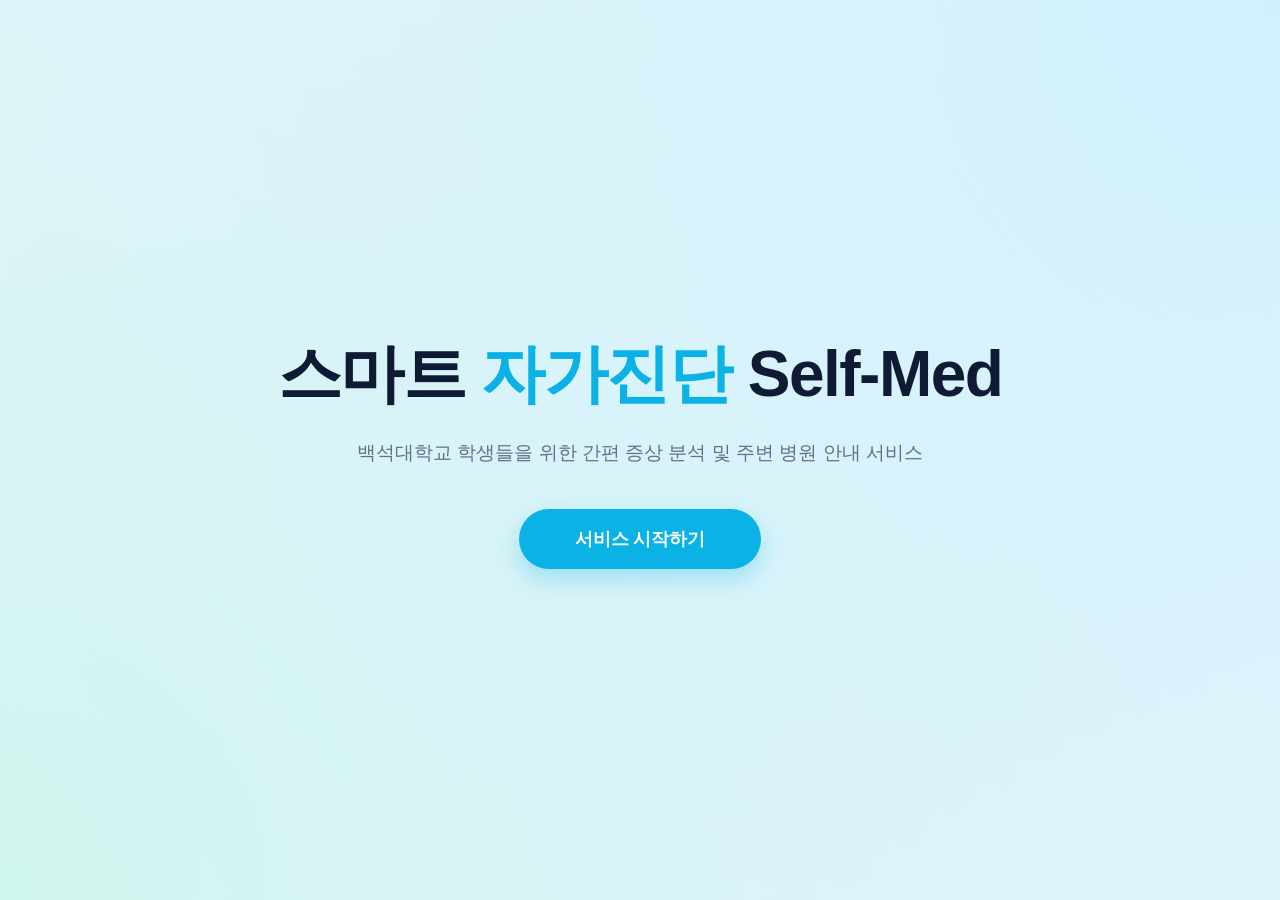
<file: html/index.html>
<!DOCTYPE html>
<html lang="ko">
<head>
  <meta charset="UTF-8">
  <title>Self-Med | 스마트 자가진단</title>
  <link rel="stylesheet" href="../css/style.css">
</head>
<body>
  <section class="hero">
    <h1>스마트 <span>자가진단</span> Self-Med</h1>
    <p>백석대학교 학생들을 위한 간편 증상 분석 및 주변 병원 안내 서비스</p>
    <div class="menu-links">
        <a href="./main.html" class="btn-start">서비스 시작하기</a>
    </div>
  </section>
</body>
</html>
</file>
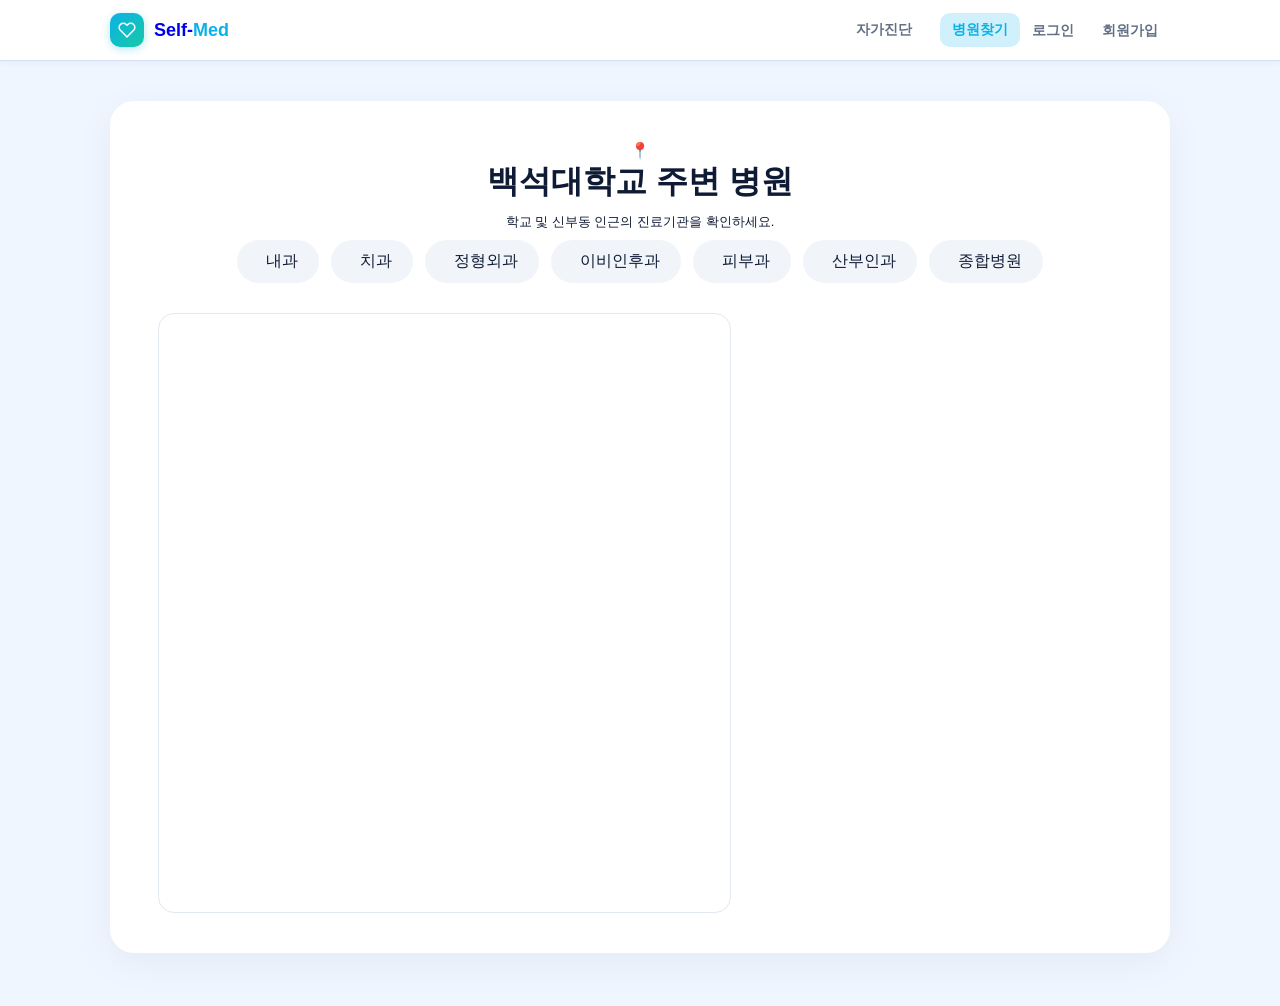
<file: html/hospital.html>
<!DOCTYPE html>
<html lang="ko">
<head>
  <meta charset="UTF-8">
  <meta name="viewport" content="width=device-width, initial-scale=1.0">
  <title>Self-Med | 백석대 주변 병원 찾기</title>
  
  <link rel="stylesheet" href="../css/style.css">
  <link rel="stylesheet" href="../css/hospital.css">

  <script type="text/javascript" src="https://dapi.kakao.com/v2/maps/sdk.js?appkey=b84a7c66e4422dfe8d914c174dbddef4&libraries=services"></script>
</head>
<body>

<header>
  <div class="header-inner">
    <a href="./main.html" class="logo" style="text-decoration:none;">
      <div class="logo-icon">
        <svg viewBox="0 0 24 24"><path d="M20.84 4.61a5.5 5.5 0 0 0-7.78 0L12 5.67l-1.06-1.06a5.5 5.5 0 0 0-7.78 7.78l1.06 1.06L12 21.23l7.78-7.78 1.06-1.06a5.5 5.5 0 0 0 0-7.78z"/></svg>
      </div>
      <div class="logo-text">Self-<span>Med</span></div>
    </a>
    
    <nav class="nav-menu">
      <a href="./main.html" class="nav-link">자가진단</a>
      <a href="./hospital.html" class="nav-link active">병원찾기</a>
    </nav>

    <div class="auth-buttons">
      <a href="./login.html" class="nav-link">로그인</a>
      <a href="./join.html" class="nav-link">회원가입</a>
    </div>
  </div>
</header>

<div class="hospital-container">
  <div class="auth-card">
    <div class="auth-header">
      <div class="auth-icon">📍</div>
      <h1 class="auth-title">백석대학교 주변 병원</h1>
      <p class="auth-subtitle">학교 및 신부동 인근의 진료기관을 확인하세요.</p>
    </div>

    <div class="near-hospital" id="hospital-kind">
      <div class="part-chip" data-keyword="내과"> <div class="dot"></div> 내과 </div>
      <div class="part-chip" data-keyword="치과"> <div class="dot"></div> 치과 </div>
      <div class="part-chip" data-keyword="정형외과"> <div class="dot"></div> 정형외과 </div>
      <div class="part-chip" data-keyword="이비인후과"> <div class="dot"></div> 이비인후과 </div>
      <div class="part-chip" data-keyword="피부과"> <div class="dot"></div> 피부과 </div>
      <div class="part-chip" data-keyword="산부인과"> <div class="dot"></div> 산부인과 </div>
      <div class="part-chip" data-keyword="종합병원"> <div class="dot"></div> 종합병원 </div>
    </div>
    
    <div class="hospital-content-wrapper">
      <div id="general-map"></div>  
      <div id="hospital-list" class="hospital-list">
            </div>
        
    </div>
  </div>
</div>

<script src="../js/map.js"></script>
</body>
</html>
</file>
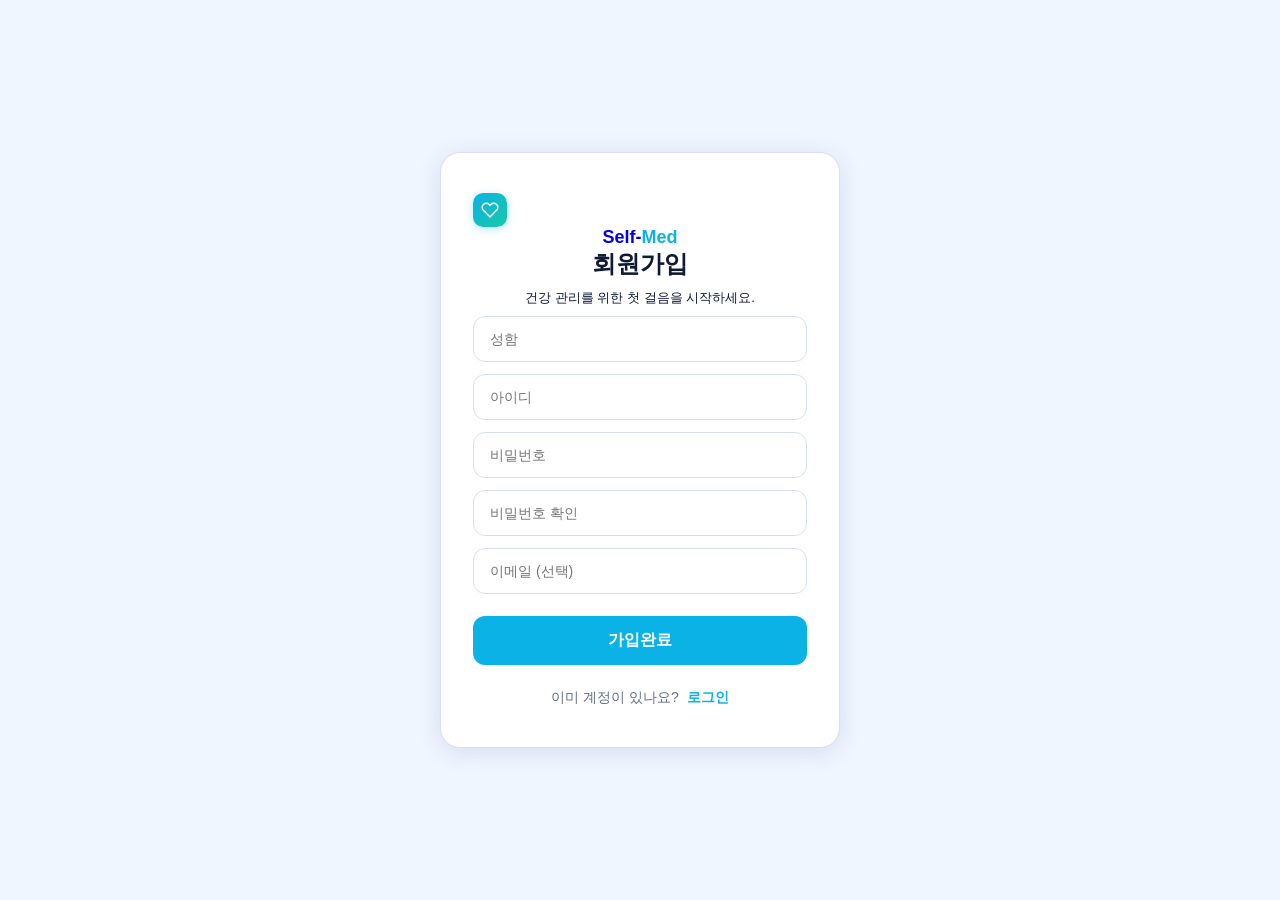
<file: html/join.html>
<!DOCTYPE html>
<html lang="ko">
<head>
  <meta charset="UTF-8">
  <meta name="viewport" content="width=device-width, initial-scale=1.0">
  <title>Self-Med | 회원가입</title>
  <link rel="stylesheet" href="../css/style.css">
  <link rel="stylesheet" href="../css/auth.css">
</head>
<body class="auth-page">
  <div class="auth-box">
    <a href="./main.html" class="auth-logo" style="text-decoration: none;">
      <div class="logo-icon">
        <svg viewBox="0 0 24 24"><path d="M20.84 4.61a5.5 5.5 0 0 0-7.78 0L12 5.67l-1.06-1.06a5.5 5.5 0 0 0-7.78 7.78l1.06 1.06L12 21.23l7.78-7.78 1.06-1.06a5.5 5.5 0 0 0 0-7.78z"/></svg>
      </div>
      <span class="logo-text">Self-<span>Med</span></span>
    </a>

    <h2>회원가입</h2>
    <p>건강 관리를 위한 첫 걸음을 시작하세요.</p>

    <form action="./login.html" method="POST">
      <input type="text" placeholder="성함" required>
      <input type="text" placeholder="아이디" required>
      <input type="password" placeholder="비밀번호" required>
      <input type="password" placeholder="비밀번호 확인" required>
      <input type="email" placeholder="이메일 (선택)">
      <button type="submit" class="btn-primary">가입완료</button>
    </form>

    <div class="auth-footer">
      이미 계정이 있나요? <a href="./login.html">로그인</a>
    </div>
  </div>
</body>
</html>
</file>
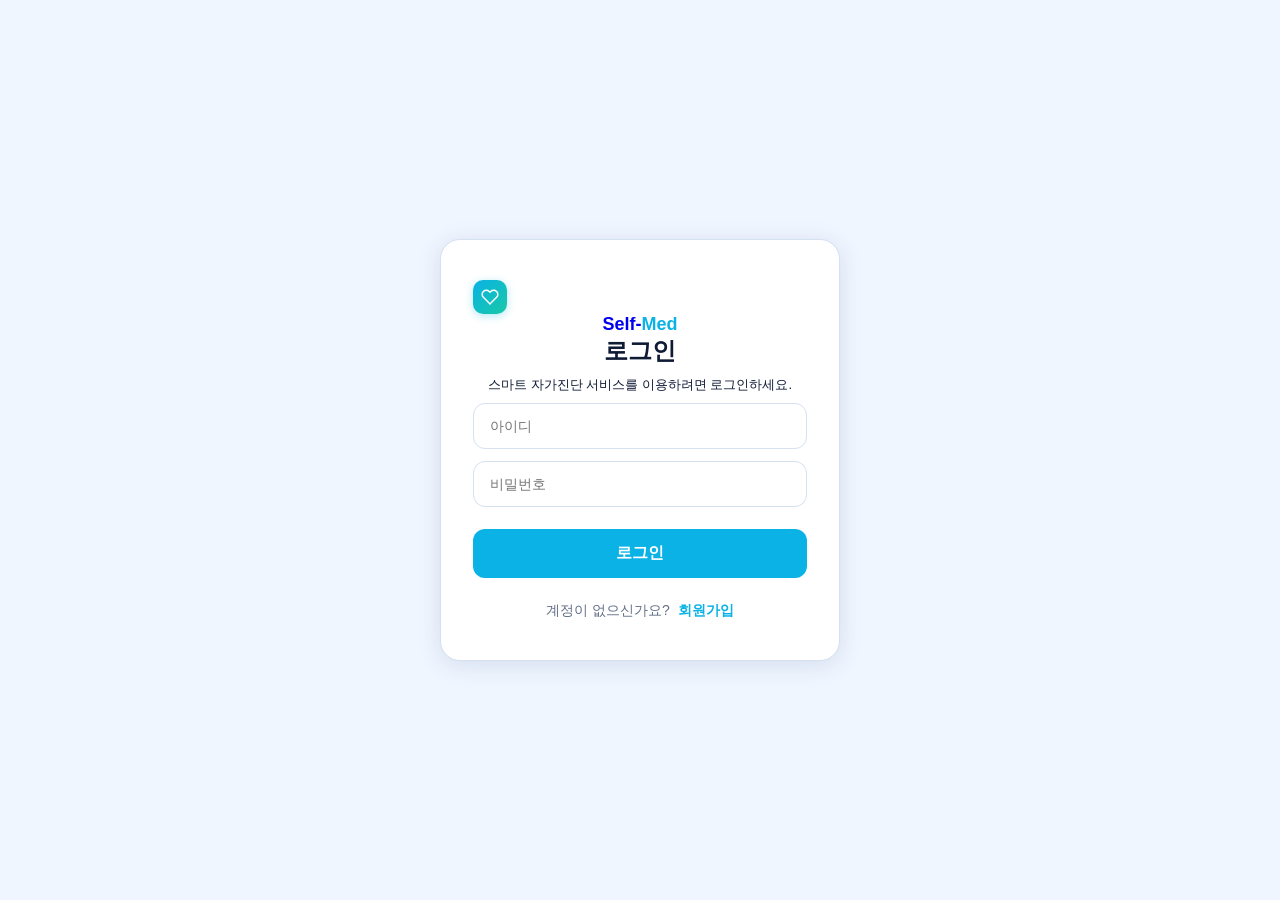
<file: html/login.html>
<!DOCTYPE html>
<html lang="ko">
<head>
  <meta charset="UTF-8">
  <meta name="viewport" content="width=device-width, initial-scale=1.0">
  <title>Self-Med | 로그인</title>
  <link rel="stylesheet" href="../css/style.css">
  <link rel="stylesheet" href="../css/auth.css">
</head>
<body class="auth-page">
  <div class="auth-box">
    <a href="./main.html" class="auth-logo" style="text-decoration: none;">
      <div class="logo-icon">
        <svg viewBox="0 0 24 24"><path d="M20.84 4.61a5.5 5.5 0 0 0-7.78 0L12 5.67l-1.06-1.06a5.5 5.5 0 0 0-7.78 7.78l1.06 1.06L12 21.23l7.78-7.78 1.06-1.06a5.5 5.5 0 0 0 0-7.78z"/></svg>
      </div>
      <span class="logo-text">Self-<span>Med</span></span>
    </a>

    <h2>로그인</h2>
    <p>스마트 자가진단 서비스를 이용하려면 로그인하세요.</p>

    <form action="./main.html" method="GET">
      <input type="text" placeholder="아이디" required>
      <input type="password" placeholder="비밀번호" required>
      <button type="submit" class="btn-primary">로그인</button>
    </form>

    <div class="auth-footer">
      계정이 없으신가요? <a href="./join.html">회원가입</a>
    </div>
  </div>
</body>
</html>
</file>
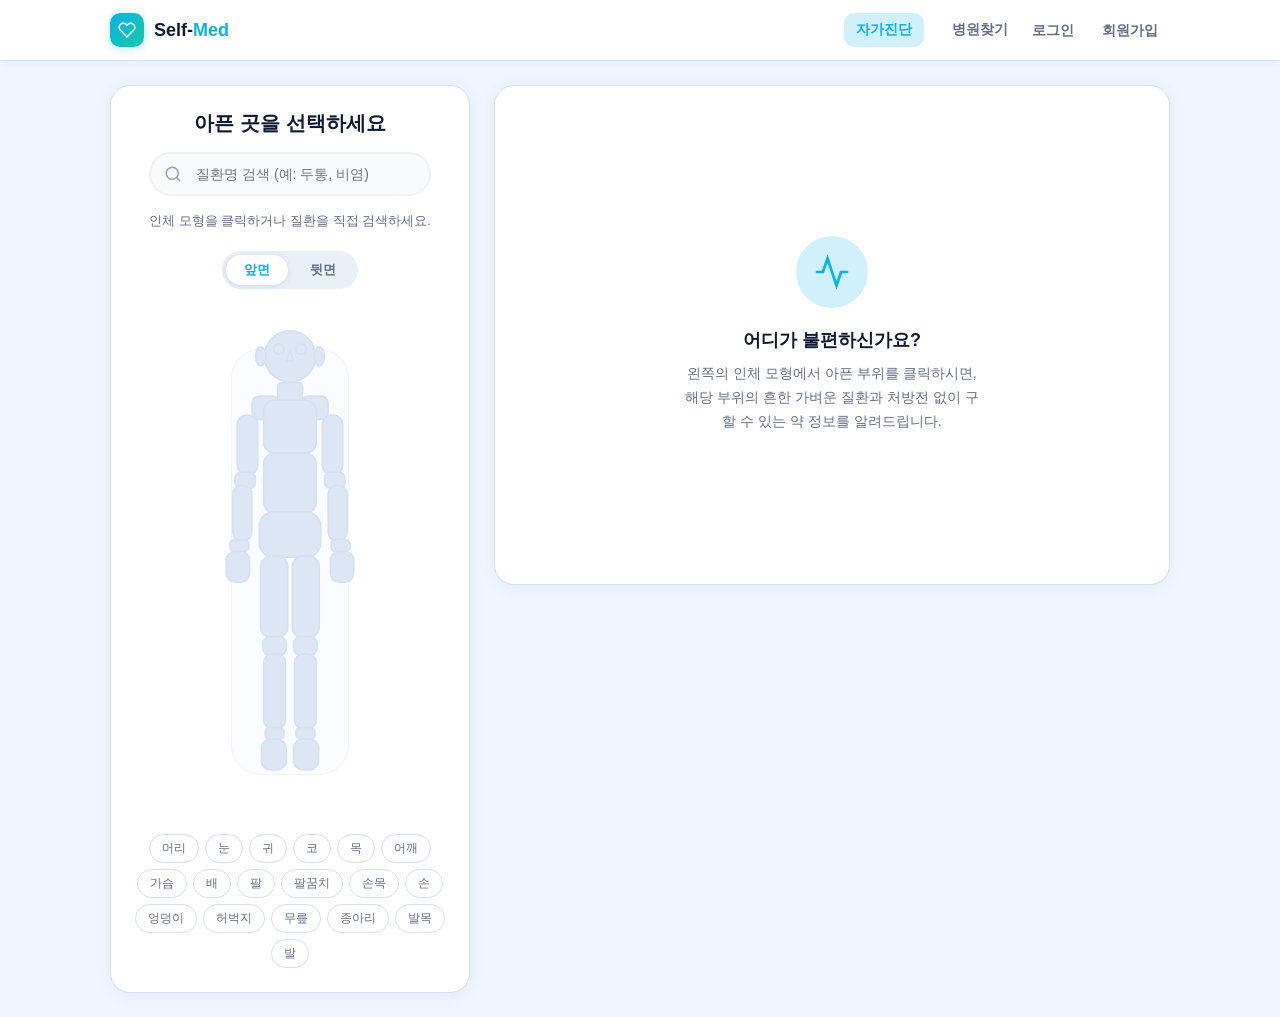
<file: html/main.html>
<!DOCTYPE html>
<html lang="ko">
<head>
  <meta charset="UTF-8" />
  <meta name="viewport" content="width=device-width, initial-scale=1.0, maximum-scale=1" />
  <title>스마트 자가진단</title>
  <link rel="stylesheet" href="../css/style.css" />
</head>
<body>

<header>
  <div class="header-inner">
    <a href="./index.html" class="logo" style="text-decoration: none; color: inherit;">
      <div class="logo-icon">
        <svg viewBox="0 0 24 24"><path d="M20.84 4.61a5.5 5.5 0 0 0-7.78 0L12 5.67l-1.06-1.06a5.5 5.5 0 0 0-7.78 7.78l1.06 1.06L12 21.23l7.78-7.78 1.06-1.06a5.5 5.5 0 0 0 0-7.78z"/></svg>
      </div>
      <div class="logo-text">Self-<span>Med</span></div>
    </a>

    <nav class="nav-menu">
      <a href="./main.html" class="nav-link active">자가진단</a>
      <a href="./hospital.html" class="nav-link">병원찾기</a>
    </nav>

    <div class="auth-buttons">
      <a href="./login.html" class="nav-link">로그인</a>
      <a href="./join.html" class="nav-link">회원가입</a>
    </div>
  </div>
</header>

<main>
  <div class="panel diagram-panel">
    <div class="diagram-title">
      <h2>아픈 곳을 선택하세요</h2>
      <div class="search-container">
        <input type="text" id="disease-search" placeholder="질환명 검색 (예: 두통, 비염)">
        <svg class="search-icon" viewBox="0 0 24 24"><circle cx="11" cy="11" r="8"></circle><line x1="21" y1="21" x2="16.65" y2="16.65"></line></svg>
      </div>
      <p>인체 모형을 클릭하거나 질환을 직접 검색하세요.</p>
    </div>

    <div class="view-toggle">
      <button id="btn-front" class="active" onclick="setView('front')">앞면</button>
      <button id="btn-back" onclick="setView('back')">뒷면</button>
    </div>

    <svg id="body-svg" viewBox="0 0 300 700" xmlns="http://www.w3.org/2000/svg">
      <rect class="silhouette" x="70" y="60" width="160" height="580" rx="40"/>

      <g id="front-view">
        <circle class="region" cx="150" cy="70"  r="35"   data-part="head"/>
        <circle class="region" cx="135" cy="60"  r="7"    data-part="eye"/>
        <circle class="region" cx="165" cy="60"  r="7"    data-part="eye"/>
        <ellipse class="region" cx="110" cy="70"  rx="7"  ry="13" data-part="ear"/>
        <ellipse class="region" cx="190" cy="70"  rx="7"  ry="13" data-part="ear"/>
        <path class="region" d="M150 63 L155 76 L145 76 Z" data-part="nose"/>
        <rect class="region" x="133" y="106" width="34" height="26" rx="5"  data-part="throat"/>
        <rect class="region" x="98"  y="124" width="37" height="32" rx="10" data-part="shoulder"/>
        <rect class="region" x="165" y="124" width="37" height="32" rx="10" data-part="shoulder"/>
        <rect class="region" x="114" y="130" width="72" height="72" rx="15" data-part="chest"/>
        <rect class="region" x="114" y="202" width="72" height="82" rx="15" data-part="stomach"/>
        <rect class="region" x="78"  y="150" width="28" height="82" rx="13" data-part="arm"/>
        <rect class="region" x="194" y="150" width="28" height="82" rx="13" data-part="arm"/>
        <rect class="region" x="75"  y="228" width="28" height="22" rx="8"  data-part="elbow"/>
        <rect class="region" x="197" y="228" width="28" height="22" rx="8"  data-part="elbow"/>
        <rect class="region" x="72"  y="246" width="26" height="76" rx="12" data-part="arm"/>
        <rect class="region" x="202" y="246" width="26" height="76" rx="12" data-part="arm"/>
        <rect class="region" x="68"  y="320" width="26" height="16" rx="6"  data-part="wrist"/>
        <rect class="region" x="206" y="320" width="26" height="16" rx="6"  data-part="wrist"/>
        <rect class="region" x="63"  y="336" width="32" height="42" rx="12" data-part="hand"/>
        <rect class="region" x="205" y="336" width="32" height="42" rx="12" data-part="hand"/>
        <rect class="region" x="108" y="282" width="84" height="62" rx="20" data-part="hip"/>
        <rect class="region" x="110" y="342" width="37" height="112" rx="15" data-part="thigh"/>
        <rect class="region" x="153" y="342" width="37" height="112" rx="15" data-part="thigh"/>
        <rect class="region" x="113" y="452" width="32" height="26" rx="10" data-part="knee"/>
        <rect class="region" x="155" y="452" width="32" height="26" rx="10" data-part="knee"/>
        <rect class="region" x="114" y="476" width="30" height="102" rx="12" data-part="calf"/>
        <rect class="region" x="156" y="476" width="30" height="102" rx="12" data-part="calf"/>
        <rect class="region" x="116" y="576" width="26" height="16" rx="6"  data-part="ankle"/>
        <rect class="region" x="158" y="576" width="26" height="16" rx="6"  data-part="ankle"/>
        <rect class="region" x="111" y="592" width="34" height="42" rx="12" data-part="foot"/>
        <rect class="region" x="155" y="592" width="34" height="42" rx="12" data-part="foot"/>
      </g>

      <g id="back-view" style="display:none">
        <circle class="region" cx="150" cy="70"  r="35"   data-part="head"/>
        <ellipse class="region" cx="110" cy="70"  rx="7"  ry="13" data-part="ear"/>
        <ellipse class="region" cx="190" cy="70"  rx="7"  ry="13" data-part="ear"/>
        <rect class="region" x="133" y="106" width="34" height="26" rx="5"  data-part="throat"/>
        <rect class="region" x="98"  y="124" width="37" height="32" rx="10" data-part="shoulder"/>
        <rect class="region" x="165" y="124" width="37" height="32" rx="10" data-part="shoulder"/>
        <rect class="region" x="114" y="130" width="72" height="155" rx="15" data-part="back"/>
        <rect class="region" x="78"  y="150" width="28" height="82" rx="13" data-part="arm"/>
        <rect class="region" x="194" y="150" width="28" height="82" rx="13" data-part="arm"/>
        <rect class="region" x="75"  y="228" width="28" height="22" rx="8"  data-part="elbow"/>
        <rect class="region" x="197" y="228" width="28" height="22" rx="8"  data-part="elbow"/>
        <rect class="region" x="72"  y="246" width="26" height="76" rx="12" data-part="arm"/>
        <rect class="region" x="202" y="246" width="26" height="76" rx="12" data-part="arm"/>
        <rect class="region" x="68"  y="320" width="26" height="16" rx="6"  data-part="wrist"/>
        <rect class="region" x="206" y="320" width="26" height="16" rx="6"  data-part="wrist"/>
        <rect class="region" x="63"  y="336" width="32" height="42" rx="12" data-part="hand"/>
        <rect class="region" x="205" y="336" width="32" height="42" rx="12" data-part="hand"/>
        <rect class="region" x="108" y="282" width="84" height="62" rx="20" data-part="hip"/>
        <rect class="region" x="110" y="342" width="37" height="112" rx="15" data-part="thigh"/>
        <rect class="region" x="153" y="342" width="37" height="112" rx="15" data-part="thigh"/>
        <rect class="region" x="113" y="452" width="32" height="26" rx="10" data-part="knee"/>
        <rect class="region" x="155" y="452" width="32" height="26" rx="10" data-part="knee"/>
        <rect class="region" x="114" y="476" width="30" height="102" rx="12" data-part="calf"/>
        <rect class="region" x="156" y="476" width="30" height="102" rx="12" data-part="calf"/>
        <rect class="region" x="116" y="576" width="26" height="16" rx="6"  data-part="ankle"/>
        <rect class="region" x="158" y="576" width="26" height="16" rx="6"  data-part="ankle"/>
        <rect class="region" x="111" y="592" width="34" height="42" rx="12" data-part="foot"/>
        <rect class="region" x="155" y="592" width="34" height="42" rx="12" data-part="foot"/>
      </g>
    </svg>

    <div class="body-labels" id="label-buttons"></div>
  </div>

  <div class="panel result-panel">
    <div id="empty-state">
      <div class="empty-icon">
        <svg viewBox="0 0 24 24"><path d="M22 12h-4l-3 9L9 3l-3 9H2"/></svg>
      </div>
      <h3>어디가 불편하신가요?</h3>
      <p>왼쪽의 인체 모형에서 아픈 부위를 클릭하시면, 해당 부위의 흔한 가벼운 질환과 처방전 없이 구할 수 있는 약 정보를 알려드립니다.</p>
    </div>

    <div id="result-content">
      <div class="result-header">
        <div class="result-header-row">
          <div class="result-icon">
            <svg viewBox="0 0 24 24"><path d="M22 12h-4l-3 9L9 3l-3 9H2"/></svg>
          </div>
          <h2 id="result-title">부위 <span>증상 분석</span></h2>
        </div>
        <p>선택하신 부위에 발생할 수 있는 일반적인 질환 정보입니다.</p>
      </div>
      <div class="result-body">
        <section>
          <div class="section-title"><div class="bar bar-primary"></div>예상되는 가벼운 질환</div>
          <div id="conditions-list"></div>
        </section>
        <section>
          <div class="section-title"><div class="bar bar-accent"></div>추천 상비약 (OTC)</div>
          <div class="medicine-grid" id="medicines-grid"></div>
        </section>
      </div>
      <div class="disclaimer">
        ⚠️ 본 서비스는 참고용이며, 의학적 진단을 대체할 수 없습니다. 증상이 심하거나 지속될 경우 반드시 의사와 상담하세요.
      </div>
    </div>
  </div>
</main>

<script src="../js/script.js"></script>
</body>
</html>
</file>
<file: css/style.css>
*, *::before, *::after { box-sizing: border-box; margin: 0; padding: 0; }

:root {
  --background: #f0f6ff;
  --foreground: #0f1b35;
  --primary: #0ab2e6;
  --primary-light: #d0f1fc;
  --secondary: #dde6f4;
  --muted: #eaf0f8;
  --muted-fg: #637087;
  --accent: #18c9a5;
  --accent-light: #d0f5ee;
  --destructive: #f04060;
  --destructive-light: #fdeaed;
  --warning: #f59e0b;
  --warning-light: #fef3c7;
  --success: #22c55e;
  --success-light: #dcfce7;
  --border: #d5e0f0;
  --card: #ffffff;
  --radius: 20px;
  --shadow: 0 2px 16px rgba(10,50,120,0.07);
  --shadow-md: 0 4px 24px rgba(10,50,120,0.12);
}

body {
  font-family: -apple-system, 'Apple SD Gothic Neo', 'Malgun Gothic', sans-serif;
  background: var(--background);
  color: var(--foreground);
  min-height: 100vh;
  display: flex;
  flex-direction: column;
}

header {
  background: #fff;
  border-bottom: 1px solid var(--border);
  position: sticky;
  top: 0;
  z-index: 20;
  box-shadow: 0 1px 8px rgba(10,50,120,0.06);
}
.header-inner {
  max-width: 1100px;
  margin: 0 auto;
  padding: 0 20px;
  height: 60px;
  display: flex;
  align-items: center;
}
.logo { display: flex; align-items: center; gap: 10px; }
.logo-icon {
  width: 34px; height: 34px;
  border-radius: 10px;
  background: linear-gradient(135deg, var(--primary), var(--accent));
  display: flex; align-items: center; justify-content: center;
  box-shadow: 0 2px 8px rgba(10,178,230,0.3);
}
.logo-icon svg { width: 18px; height: 18px; fill: none; stroke: #fff; stroke-width: 2; stroke-linecap: round; }
.logo-text { font-size: 18px; font-weight: 700; }
.logo-text span { color: var(--primary); }

main {
  flex: 1;
  max-width: 1100px;
  margin: 0 auto;
  padding: 24px 20px;
  width: 100%;
  display: grid;
  grid-template-columns: 360px 1fr;
  gap: 24px;
  align-items: start;
}
@media (max-width: 768px) { main { grid-template-columns: 1fr; } }

.panel {
  background: var(--card);
  border-radius: var(--radius);
  border: 1px solid var(--border);
  box-shadow: var(--shadow);
}
.diagram-panel { padding: 24px 20px; display: flex; flex-direction: column; align-items: center; }
.diagram-title { text-align: center; margin-bottom: 20px; }
.diagram-title h2 { font-size: 20px; font-weight: 700; margin-bottom: 6px; }
.diagram-title p { font-size: 13px; color: var(--muted-fg); line-height: 1.5; }

.view-toggle {
  display: flex;
  background: var(--muted);
  border-radius: 999px;
  padding: 4px;
  margin-bottom: 16px;
  gap: 4px;
}
.view-toggle button {
  padding: 6px 18px; border-radius: 999px; border: none;
  font-size: 13px; font-weight: 600; cursor: pointer;
  transition: all 0.2s; background: transparent;
  color: var(--muted-fg); font-family: inherit;
}
.view-toggle button.active {
  background: var(--card); color: var(--primary);
  box-shadow: 0 1px 6px rgba(10,50,120,0.12);
}

#body-svg { width: 100%; max-width: 220px; }
#body-svg .region {
  cursor: pointer; transition: all 0.2s;
  fill: var(--secondary); stroke: var(--border); stroke-width: 2;
}
#body-svg .region:hover { fill: var(--primary-light); stroke: var(--primary); }
#body-svg .region.selected { fill: rgba(10,178,230,0.35); stroke: var(--primary); stroke-width: 2.5; }
#body-svg .silhouette { fill: #f8faff; stroke: var(--border); stroke-width: 1; opacity: 0.5; }

.body-labels { margin-top: 16px; display: flex; flex-wrap: wrap; gap: 6px; justify-content: center; }
.label-btn {
  padding: 5px 12px; font-size: 12px; font-weight: 500;
  border-radius: 999px; border: 1px solid var(--border);
  background: var(--card); color: var(--muted-fg);
  cursor: pointer; transition: all 0.2s; font-family: inherit;
}
.label-btn:hover { border-color: var(--primary); color: var(--foreground); }
.label-btn.active { background: var(--primary); color: #fff; border-color: var(--primary); box-shadow: 0 2px 8px rgba(10,178,230,0.3); }

.result-panel { min-height: 500px; display: flex; flex-direction: column; overflow: hidden; }

#empty-state {
  flex: 1; display: flex; flex-direction: column;
  align-items: center; justify-content: center;
  padding: 48px 32px; text-align: center;
}
.empty-icon {
  width: 72px; height: 72px; border-radius: 50%;
  background: var(--primary-light);
  display: flex; align-items: center; justify-content: center; margin-bottom: 20px;
}
.empty-icon svg { width: 36px; height: 36px; stroke: var(--primary); fill: none; stroke-width: 1.8; stroke-linecap: round; }
#empty-state h3 { font-size: 18px; font-weight: 700; margin-bottom: 10px; }
#empty-state p { font-size: 14px; color: var(--muted-fg); line-height: 1.7; max-width: 300px; }

#result-content { display: none; flex-direction: column; height: 100%; }
#result-content.show { display: flex; }

.result-header {
  padding: 20px 24px; border-bottom: 1px solid var(--border);
  background: #f8faff; border-radius: var(--radius) var(--radius) 0 0;
}
.result-header-row { display: flex; align-items: center; gap: 12px; margin-bottom: 6px; }
.result-icon {
  width: 38px; height: 38px; border-radius: 50%;
  background: var(--primary-light);
  display: flex; align-items: center; justify-content: center; flex-shrink: 0;
}
.result-icon svg { width: 20px; height: 20px; stroke: var(--primary); fill: none; stroke-width: 1.8; stroke-linecap: round; }
.result-header h2 { font-size: 20px; font-weight: 700; }
.result-header h2 span { font-size: 15px; color: var(--muted-fg); font-weight: 500; }
.result-header p { font-size: 13px; color: var(--muted-fg); }

.result-body { flex: 1; overflow-y: auto; padding: 24px; display: flex; flex-direction: column; gap: 32px; }

.section-title { display: flex; align-items: center; gap: 10px; font-size: 15px; font-weight: 700; margin-bottom: 14px; }
.section-title .bar { width: 4px; height: 20px; border-radius: 999px; }
.bar-primary { background: var(--primary); }
.bar-accent  { background: var(--accent); }

.condition-card {
  background: var(--card); border: 1px solid var(--border);
  border-radius: 16px; padding: 18px; margin-bottom: 12px;
  box-shadow: 0 1px 6px rgba(10,50,120,0.05); transition: box-shadow 0.2s;
}
.condition-card:hover { box-shadow: var(--shadow); }
.condition-card:last-child { margin-bottom: 0; }
.condition-top { display: flex; justify-content: space-between; align-items: flex-start; margin-bottom: 10px; }
.condition-name { font-size: 16px; font-weight: 700; }
.severity-badge {
  display: flex; align-items: center; gap: 5px;
  padding: 4px 10px; border-radius: 999px;
  font-size: 12px; font-weight: 600; border: 1px solid;
  white-space: nowrap; flex-shrink: 0; margin-left: 8px;
}
.severity-badge svg { width: 12px; height: 12px; }
.badge-mild     { color: #16a34a; background: var(--success-light); border-color: rgba(34,197,94,0.3); }
.badge-moderate { color: #d97706; background: var(--warning-light); border-color: rgba(245,158,11,0.3); }
.badge-serious  { color: #dc2626; background: var(--destructive-light); border-color: rgba(240,64,96,0.3); }
.condition-desc { font-size: 13px; color: var(--muted-fg); line-height: 1.7; margin-bottom: 12px; }
.symptom-tags { display: flex; flex-wrap: wrap; gap: 6px; }
.symptom-tag { background: var(--secondary); color: var(--foreground); padding: 4px 10px; border-radius: 8px; font-size: 12px; font-weight: 500; }

.medicine-grid { display: grid; grid-template-columns: 1fr 1fr; gap: 12px; }
@media (max-width: 600px) { .medicine-grid { grid-template-columns: 1fr; } }
.medicine-card {
  background: var(--card); border: 1px solid var(--border);
  border-radius: 16px; padding: 16px;
  box-shadow: 0 1px 6px rgba(10,50,120,0.05); transition: all 0.2s;
}
.medicine-card:hover { border-color: rgba(24,201,165,0.4); box-shadow: var(--shadow); }
.med-top { display: flex; align-items: flex-start; gap: 10px; margin-bottom: 12px; }
.med-icon {
  width: 32px; height: 32px; border-radius: 50%;
  background: var(--accent-light);
  display: flex; align-items: center; justify-content: center; flex-shrink: 0;
}
.med-icon svg { width: 16px; height: 16px; stroke: var(--accent); fill: none; stroke-width: 1.8; stroke-linecap: round; }
.med-name { font-size: 14px; font-weight: 700; line-height: 1.4; margin-bottom: 4px; }
.med-category { display: inline-block; font-size: 11px; font-weight: 600; color: var(--accent); background: var(--accent-light); padding: 2px 8px; border-radius: 999px; }
.med-dosage { background: var(--muted); border-radius: 10px; padding: 10px 12px; margin-bottom: 8px; }
.med-dosage-label { font-size: 11px; font-weight: 700; margin-bottom: 4px; color: var(--foreground); }
.med-dosage p { font-size: 12px; color: var(--muted-fg); line-height: 1.5; }
.med-caution { background: var(--destructive-light); border: 1px solid rgba(240,64,96,0.15); border-radius: 10px; padding: 10px 12px; }
.med-caution-label { font-size: 11px; font-weight: 700; color: var(--destructive); display: flex; align-items: center; gap: 4px; margin-bottom: 4px; }
.med-caution-label svg { width: 11px; height: 11px; stroke: var(--destructive); fill: none; stroke-width: 2; }
.med-caution p { font-size: 12px; color: var(--muted-fg); line-height: 1.5; }

.disclaimer {
  padding: 14px 20px; background: var(--muted);
  border-top: 1px solid var(--border); font-size: 12px;
  color: var(--muted-fg); text-align: center; line-height: 1.6;
  border-radius: 0 0 var(--radius) var(--radius);
}

::-webkit-scrollbar { width: 5px; }
::-webkit-scrollbar-track { background: transparent; }
::-webkit-scrollbar-thumb { background: rgba(100,130,180,0.25); border-radius: 10px; }


/* ... 성주님이 주신 기존 코드 유지 ... */

/* [추가] 내비게이션 메뉴 스타일 */
.nav-menu {
    display: flex;
    gap: 16px;
    margin-left: auto;
  }
  .nav-link {
    text-decoration: none;
    font-size: 14px;
    font-weight: 600;
    color: var(--muted-fg);
    padding: 8px 12px;
    border-radius: 10px;
    transition: 0.2s;
  }
  .nav-link:hover { color: var(--primary); background: var(--primary-light); }
  .nav-link.active { color: var(--primary); background: var(--primary-light); }
  
  /* [추가] 병원 찾기 지도 페이지 레이아웃 */
  .hospital-main {
    display: grid;
    grid-template-columns: 320px 1fr;
    height: calc(100vh - 60px); /* 헤더 제외 높이 */
    max-width: 100% !important;
    margin: 0 !important;
    padding: 0 !important;
    gap: 0 !important;
  }
  .hospital-sidebar {
    background: #fff;
    border-right: 1px solid var(--border);
    display: flex;
    flex-direction: column;
    overflow: hidden;
  }
  .search-box { padding: 20px; border-bottom: 1px solid var(--border); background: #f8faff; }
  .search-box input {
    width: 100%; padding: 12px; border: 1px solid var(--border);
    border-radius: 12px; margin-bottom: 8px; outline: none;
  }
  .hospital-list { flex: 1; overflow-y: auto; padding: 10px; }
  .hospital-item {
    padding: 16px; border-radius: 12px; border: 1px solid var(--border);
    margin-bottom: 10px; cursor: pointer; transition: 0.2s;
  }
  .hospital-item:hover { border-color: var(--primary); background: var(--primary-light); }

  /* --- Landing Page (Hero Section) 전용 스타일 --- */

/* 1. 전체 화면 배경 설정 */
.hero {
    height: 100vh;
    display: flex;
    flex-direction: column;
    align-items: center;
    justify-content: center;
    text-align: center;
    /* 성주님의 브랜드 컬러를 활용한 그라데이션 */
    background: radial-gradient(circle at top right, var(--primary-light), transparent),
                radial-gradient(circle at bottom left, var(--accent-light), var(--background));
    padding: 20px;
  }
  
  /* 2. 메인 타이틀 (h1) 스타일 */
  .hero h1 {
    font-size: clamp(2.5rem, 8vw, 4rem); /* 화면 크기에 따라 글자 크기 자동 조절 */
    font-weight: 800;
    color: var(--foreground);
    margin-bottom: 20px;
    letter-spacing: -1.5px;
  }
  
  /* '자가진단' 텍스트 포인트 컬러 */
  .hero h1 span {
    color: var(--primary);
    position: relative;
  }
  
  /* 3. 설명 문구 (p) 스타일 */
  .hero p {
    font-size: 1.2rem;
    color: var(--muted-fg);
    line-height: 1.6;
    margin-bottom: 40px;
    max-width: 600px;
  }
  
  /* 4. '서비스 시작하기' 버튼 스타일 */
  .btn-start {
    display: inline-block;
    padding: 18px 56px;
    background: var(--primary);
    color: #fff;
    border-radius: 999px; /* 완전 둥근 버튼 */
    text-decoration: none;
    font-weight: 700;
    font-size: 1.1rem;
    /* 버튼에 입체감을 주는 그림자 */
    box-shadow: 0 10px 25px rgba(10, 178, 230, 0.3);
    transition: all 0.3s cubic-bezier(0.175, 0.885, 0.32, 1.275);
  }
  
  /* 버튼 호버(마우스 올렸을 때) 효과 */
  .btn-start:hover {
    background: var(--foreground);
    color: #fff;
    transform: translateY(-5px); /* 살짝 위로 떠오름 */
    box-shadow: var(--shadow-md);
  }
  
  /* 모바일 대응 */
  @media (max-width: 480px) {
    .hero h1 { font-size: 2rem; }
    .hero p { font-size: 1rem; }
    .btn-start { width: 100%; padding: 15px 0; }
  }

  /* 검색창 컨테이너 */
.search-container {
  position: relative;
  margin: 15px 0;
  width: 100%;
}

/* 검색 입력 필드 */
#disease-search {
  width: 100%;
  padding: 12px 20px 12px 45px; /* 왼쪽 아이콘 자리를 위해 패딩 조절 */
  border-radius: 25px;
  border: 2px solid #edf2f7;
  background-color: #f8fafc;
  font-size: 14px;
  font-family: inherit;
  transition: all 0.3s ease;
  outline: none;
}

/* 포커스 되었을 때 효과 (파란색 테두리) */
#disease-search:focus {
  border-color: #4a90e2;
  background-color: #ffffff;
  box-shadow: 0 4px 12px rgba(74, 144, 226, 0.1);
}

/* 검색 아이콘 (돋보기) */
.search-icon {
  position: absolute;
  left: 15px;
  top: 50%;
  transform: translateY(-50%);
  width: 18px;
  height: 18px;
  fill: none;
  stroke: #94a3b8;
  stroke-width: 2;
  stroke-linecap: round;
  stroke-linejoin: round;
}
</file>
<file: css/hospital.css>
/* 1. 기본 배경 및 카드 레이아웃 */
.hospital-container {
  padding: 40px 20px;
  max-width: 1200px;
  margin: 0 auto;
  height: 945px;
  width: 1100px;
}

.auth-card {
  background: #fff;
  border-radius: 24px;
  padding: 40px;
  box-shadow: 0 10px 40px rgba(0,0,0,0.05);
  text-align: center; /* 헤더 텍스트 중앙 정렬 */
}

.auth-subtitle {
  font-size: small;
  padding: 9px;
}
/* 2. 상단 칩(버튼) 정렬 - 깨짐 방지 */
.near-hospital {
  display: flex;
  flex-wrap: wrap;
  justify-content: center;
  gap: 12px;
  margin-bottom: 30px;
}

.part-chip {
  padding: 10px 20px;
  background: #f1f5f9;
  border-radius: 50px;
  cursor: pointer;
  font-weight: 500;
  transition: all 0.3s ease;
  display: flex;
  align-items: center;
  gap: 8px;
  border: 1px solid transparent;
}

.part-chip.active {
  background: #e0f2fe;
  color: #0369a1;
  border-color: #7dd3fc;
}

/* 3. 메인 콘텐츠 (지도 + 리스트) 배치 */
.hospital-content-wrapper {
  display: flex;
  flex-direction: row; /* 가로 배치 */
  gap: 24px;
  height: 600px; /* 높이 고정 */
  margin-top: 20px;
  text-align: left; /* 내부 텍스트는 다시 왼쪽으로 */
}

/* 왼쪽 지도 */
#general-map {
  flex: 1.6;
  height: 100%;
  border-radius: 16px;
  border: 1px solid #e2e8f0;
  margin-left: 8px;
}

/* 오른쪽 리스트 */
.hospital-list {
  flex: 1;
  height: 100%;
  overflow-y: auto;
  display: flex;
  flex-direction: column;
  gap: 16px;
  padding-right: 8px;
}

/* 4. 병원 카드 디자인 */
.hospital-item {
  background: #ffffff;
  border: 1px solid #e2e8f0;
  border-radius: 16px;
  padding: 20px;
  cursor: pointer;
  transition: all 0.2s ease;
}

.hospital-item:hover {
  border-color: #38bdf8;
  background: #f8fafc;
  transform: translateY(-2px);
}

.hospital-item h3 {
  font-size: 17px;
  color: #1e293b;
  margin-bottom: 8px;
  font-weight: 700;
}

.hospital-item p {
  font-size: 14px;
  color: #64748b;
  margin: 4px 0;
}

.hospital-item .distance {
  display: block;
  margin-top: 10px;
  font-size: 13px;
  color: #0ea5e9;
  font-weight: 600;
}

/* 스크롤바 커스텀 */
.hospital-list::-webkit-scrollbar { width: 6px; }
.hospital-list::-webkit-scrollbar-thumb { background: #cbd5e1; border-radius: 10px; }
</file>
<file: css/auth.css>
/* auth.css */
.auth-page {
    display: flex;
    justify-content: center;
    align-items: center;
    min-height: 100vh;
    background: var(--background); /* style.css의 배경색 변수 사용 */
  }
  
  .auth-box {
    background: var(--card);
    padding: 40px 32px;
    border-radius: var(--radius);
    border: 1px solid var(--border);
    box-shadow: var(--shadow-md);
    width: 100%;
    max-width: 400px;
    text-align: center;
  }
  
  .auth-box h2 {
    font-size: 24px;
    font-weight: 800;
    color: var(--foreground);
  }
  
  /* 입력창을 세로로 꽉 차게 배치 */
  .auth-box form {
    display: flex;
    flex-direction: column;
    gap: 12px;
  }
  
  .auth-box input {
    width: 100%;
    padding: 14px 16px;
    border: 1px solid var(--border);
    border-radius: 12px;
    font-size: 14px;
    outline: none;
    transition: all 0.2s;
  }
  
  .auth-box input:focus {
    border-color: var(--primary);
    box-shadow: 0 0 0 3px var(--primary-light);
  }
  
  /* 가입완료 버튼 강조 */
  .btn-primary {
    width: 100%;
    padding: 14px;
    background: var(--primary);
    color: #fff;
    border: none;
    border-radius: 12px;
    font-size: 16px;
    font-weight: 700;
    cursor: pointer;
    margin-top: 10px;
    transition: 0.2s;
  }
  
  .btn-primary:hover {
    background: var(--foreground);
    transform: translateY(-2px);
  }
  
  .auth-footer {
    margin-top: 24px;
    font-size: 14px;
    color: var(--muted-fg);
  }
  
  .auth-footer a {
    color: var(--primary);
    text-decoration: none;
    font-weight: 600;
    margin-left: 4px;
  }
  
  .auth-footer a:hover {
    text-decoration: underline;
  }

  p {
    font-size: small;
    padding: 9px;
  }
</file>
